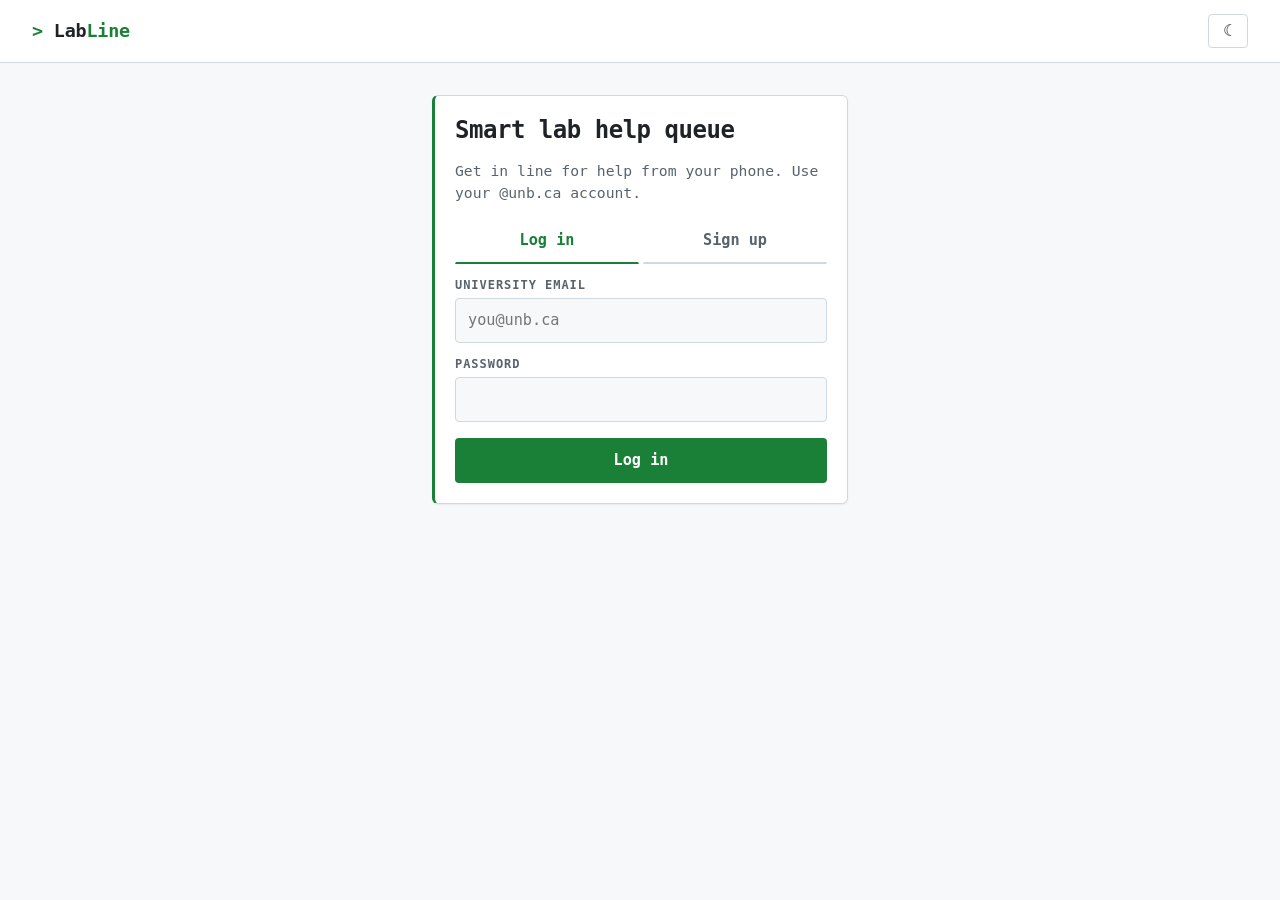
<file: src/main/resources/static/index.html>
<!doctype html>
<html lang="en">
<head>
  <meta charset="utf-8">
  <meta name="viewport" content="width=device-width, initial-scale=1">
  <title>LabLine</title>
  <link rel="stylesheet" href="css/style.css">
</head>
<body>
  <header class="topbar">
    <div class="brand">Lab<span>Line</span></div>
  </header>

  <main class="container">
    <div class="card">
      <h1>Smart lab help queue</h1>
      <p class="muted">Get in line for help from your phone. Use your @unb.ca account.</p>

      <div class="tabs" role="tablist">
        <button type="button" id="tab-login" class="active" role="tab">Log in</button>
        <button type="button" id="tab-signup" role="tab">Sign up</button>
      </div>

      <form id="login-form" novalidate>
        <label for="login-email">University email</label>
        <input id="login-email" type="email" autocomplete="username" placeholder="you@unb.ca" required>
        <label for="login-password">Password</label>
        <input id="login-password" type="password" autocomplete="current-password" required>
        <button class="btn-primary" type="submit">Log in</button>
      </form>

      <form id="signup-form" class="hidden" novalidate>
        <label for="signup-name">Name</label>
        <input id="signup-name" type="text" autocomplete="name" required>
        <label for="signup-email">University email</label>
        <input id="signup-email" type="email" autocomplete="username" placeholder="you@unb.ca" required>
        <label for="signup-password">Password (at least 8 characters)</label>
        <input id="signup-password" type="password" autocomplete="new-password" minlength="8" required>
        <button class="btn-primary" type="submit">Create account</button>
      </form>

      <div id="message" class="message hidden" role="status"></div>
    </div>
  </main>

  <script src="js/api.js"></script>
  <script src="js/login.js"></script>
</body>
</html>
</file>
<file: src/main/resources/static/css/style.css>
/* LabLine shared styles. Every page links this file; reuse these classes. */
:root {
  --bg: #f6f7f9;
  --surface: #ffffff;
  --text: #1c2430;
  --muted: #5b6573;
  --border: #dfe3e8;
  --brand: #b3122e;        /* buttons, links, highlights */
  --brand-text: #ffffff;
  --ok: #1f7a4d;
  --warn: #9a6200;
  --danger: #b3261e;
  --radius: 12px;
  --shadow: 0 1px 3px rgba(16, 24, 40, 0.08);
  font-family: system-ui, -apple-system, "Segoe UI", Roboto, sans-serif;
  color-scheme: light dark;
}

@media (prefers-color-scheme: dark) {
  :root {
    --bg: #12161c;
    --surface: #1b2129;
    --text: #e8ecf1;
    --muted: #a3adba;
    --border: #2c3440;
    --brand: #e0475f;
    --ok: #4cc38a;
    --warn: #e0a83d;
    --danger: #f07167;
    --shadow: none;
  }
}

* { box-sizing: border-box; }

body {
  margin: 0;
  background: var(--bg);
  color: var(--text);
  line-height: 1.5;
}

.topbar {
  display: flex;
  align-items: center;
  justify-content: space-between;
  gap: 12px;
  padding: 12px 16px;
  background: var(--surface);
  border-bottom: 1px solid var(--border);
}

.brand { font-weight: 700; font-size: 1.15rem; letter-spacing: -0.01em; }
.brand span { color: var(--brand); }

.container { max-width: 560px; margin: 0 auto; padding: 16px; }

.card {
  background: var(--surface);
  border: 1px solid var(--border);
  border-radius: var(--radius);
  box-shadow: var(--shadow);
  padding: 20px;
  margin-bottom: 16px;
}

h1, h2 { line-height: 1.2; margin: 0 0 12px; }
h1 { font-size: 1.5rem; }
h2 { font-size: 1.15rem; }

.muted { color: var(--muted); font-size: 0.92rem; }

label { display: block; font-weight: 600; margin: 12px 0 4px; }

input, select, textarea {
  width: 100%;
  padding: 10px 12px;
  font: inherit;
  color: var(--text);
  background: var(--bg);
  border: 1px solid var(--border);
  border-radius: 8px;
}

textarea { min-height: 90px; resize: vertical; }

input:focus, select:focus, textarea:focus, button:focus-visible {
  outline: 2px solid var(--brand);
  outline-offset: 1px;
}

button {
  font: inherit;
  font-weight: 600;
  padding: 10px 16px;
  border-radius: 8px;
  border: 1px solid transparent;
  cursor: pointer;
}

.btn-primary { background: var(--brand); color: var(--brand-text); width: 100%; margin-top: 16px; }
.btn-secondary { background: transparent; color: var(--text); border-color: var(--border); }
.btn-danger { background: transparent; color: var(--danger); border-color: var(--danger); }
button:disabled { opacity: 0.55; cursor: not-allowed; }

.row { display: flex; gap: 8px; flex-wrap: wrap; align-items: center; }
.row > button { flex: 1; }

.tabs { display: flex; gap: 4px; margin-bottom: 8px; }
.tabs button { flex: 1; background: transparent; color: var(--muted); border-bottom: 2px solid var(--border); border-radius: 0; }
.tabs button.active { color: var(--brand); border-bottom-color: var(--brand); }

.message { margin-top: 12px; padding: 10px 12px; border-radius: 8px; font-size: 0.95rem; }
.message.error { background: color-mix(in srgb, var(--danger) 12%, transparent); color: var(--danger); }
.message.success { background: color-mix(in srgb, var(--ok) 12%, transparent); color: var(--ok); }

.position {
  font-size: 3.5rem;
  font-weight: 800;
  line-height: 1;
  color: var(--brand);
  font-variant-numeric: tabular-nums;
}

.chip {
  display: inline-block;
  padding: 2px 10px;
  border-radius: 999px;
  font-size: 0.8rem;
  font-weight: 700;
  letter-spacing: 0.03em;
  border: 1px solid currentColor;
}
.chip.WAITING { color: var(--warn); }
.chip.CLAIMED { color: var(--ok); }
.chip.DEFERRED { color: var(--muted); }
.chip.OPEN { color: var(--ok); }
.chip.CLOSED { color: var(--danger); }

.details { margin: 12px 0; padding: 0; list-style: none; }
.details li { padding: 6px 0; border-bottom: 1px solid var(--border); }
.details li:last-child { border-bottom: none; }

.counter { text-align: right; font-size: 0.8rem; color: var(--muted); }
.hidden { display: none !important; }

/* ============================================================
   "Lab terminal" theme: monospace, green accent.
   Light by default; dark when the device is in dark mode or the
   user picks it with the ☾/☀ button (saved by api.js).
   ============================================================ */
:root {
  --bg: #f6f8fa; --surface: #ffffff; --text: #1f2328; --muted: #59636e;
  --border: #d1d9e0; --brand: #1a7f37; --brand-text: #ffffff;
  --ok: #1a7f37; --warn: #9a6700; --danger: #cf222e; --field: #f6f8fa;
  --glow: none; --radius: 6px; --shadow: 0 1px 2px rgba(31, 35, 40, 0.06);
  font-family: ui-monospace, "Cascadia Code", Consolas, monospace;
  color-scheme: light;
}

@media (prefers-color-scheme: dark) {
  :root:not([data-theme="light"]) {
    --bg: #0d1117; --surface: #161b22; --text: #e6edf3; --muted: #8b949e;
    --border: #30363d; --brand: #3fb950; --brand-text: #0d1117;
    --ok: #3fb950; --warn: #d29922; --danger: #f85149; --field: #0d1117;
    --glow: 0 0 18px rgba(63, 185, 80, 0.35); --shadow: none;
    color-scheme: dark;
  }
}

:root[data-theme="dark"] {
  --bg: #0d1117; --surface: #161b22; --text: #e6edf3; --muted: #8b949e;
  --border: #30363d; --brand: #3fb950; --brand-text: #0d1117;
  --ok: #3fb950; --warn: #d29922; --danger: #f85149; --field: #0d1117;
  --glow: 0 0 18px rgba(63, 185, 80, 0.35); --shadow: none;
  color-scheme: dark;
}

body { font-size: 0.95rem; }
.brand::before { content: "> "; color: var(--brand); }
.brand span { color: var(--brand); }
h1, h2 { font-weight: 600; letter-spacing: -0.02em; }
h2::before { content: "# "; color: var(--muted); }
label { text-transform: uppercase; font-size: 0.75rem; letter-spacing: 0.08em; color: var(--muted); }
input, select, textarea { background: var(--field); border-radius: 4px; }
button { border-radius: 4px; }
.card { border-left: 3px solid var(--brand); }
.position { color: var(--brand); text-shadow: var(--glow); }
.position::after { content: "_"; animation: blink 1s steps(1) infinite; }
@keyframes blink { 50% { opacity: 0; } }
.chip { border-radius: 4px; }

.theme-toggle {
  background: transparent; color: var(--text); border: 1px solid var(--border);
  width: 40px; padding: 8px 0; font-size: 1rem; line-height: 1;
}

/* Laptop layout: wider page, session info on the left, my request on the right */
@media (min-width: 900px) {
  .topbar { padding: 14px 32px; }
  .container { max-width: 480px; padding: 32px; }
  body:has(#status-card) .container {
    max-width: 1040px;
    display: grid;
    grid-template-columns: 340px 1fr;
    gap: 0 24px;
    align-items: start;
  }
  #session-card { grid-column: 1; }
  #request-form-card, #status-card { grid-column: 2; grid-row: 1 / span 3; }
  #join-card, #message { grid-column: 1 / -1; }
  #join-card { width: 100%; max-width: 480px; margin: 0 auto 16px; }
  .position { font-size: 5rem; }
}

/* Keep the top bar on one line on small phones */
.brand, .topbar button { white-space: nowrap; }
.topbar .row { flex-wrap: nowrap; }
@media (max-width: 420px) {
  #user-name { display: none; }
}

/* ============================================================
   TA page (ta.html): live queue cards and similar-question groups
   ============================================================ */
.ta-stats { margin: 16px 0 4px; }
.ta-stats .position { font-size: 2.5rem; }

.queue-list { list-style: none; margin: 0 0 8px; padding: 0; }
.queue-item {
  border: 1px solid var(--border);
  border-radius: var(--radius);
  padding: 12px;
  margin-bottom: 10px;
}
.queue-item.mine { border-color: var(--brand); box-shadow: var(--glow); }
.queue-item-head { display: flex; justify-content: space-between; align-items: center; gap: 8px; }
.queue-item p { margin: 6px 0 0; overflow-wrap: anywhere; }
.queue-actions { margin-top: 10px; }
.queue-actions .btn-primary { margin-top: 0; }

.cluster { border-top: 1px dashed var(--border); margin-top: 16px; padding-top: 12px; }
.cluster h3 { font-size: 1rem; margin: 0 0 4px; }
.cluster .details li { overflow-wrap: anywhere; }

/* Laptop layout: session on top, queue on the left, similar questions on the right */
@media (min-width: 900px) {
  body.ta-page .container {
    max-width: 1100px;
    display: grid;
    grid-template-columns: 3fr 2fr;
    gap: 0 24px;
    align-items: start;
  }
  body.ta-page #session-card,
  body.ta-page #join-card,
  body.ta-page #message { grid-column: 1 / -1; }
  body.ta-page #queue-card { grid-column: 1; }
  body.ta-page #groups-card { grid-column: 2; }
}
</file>
